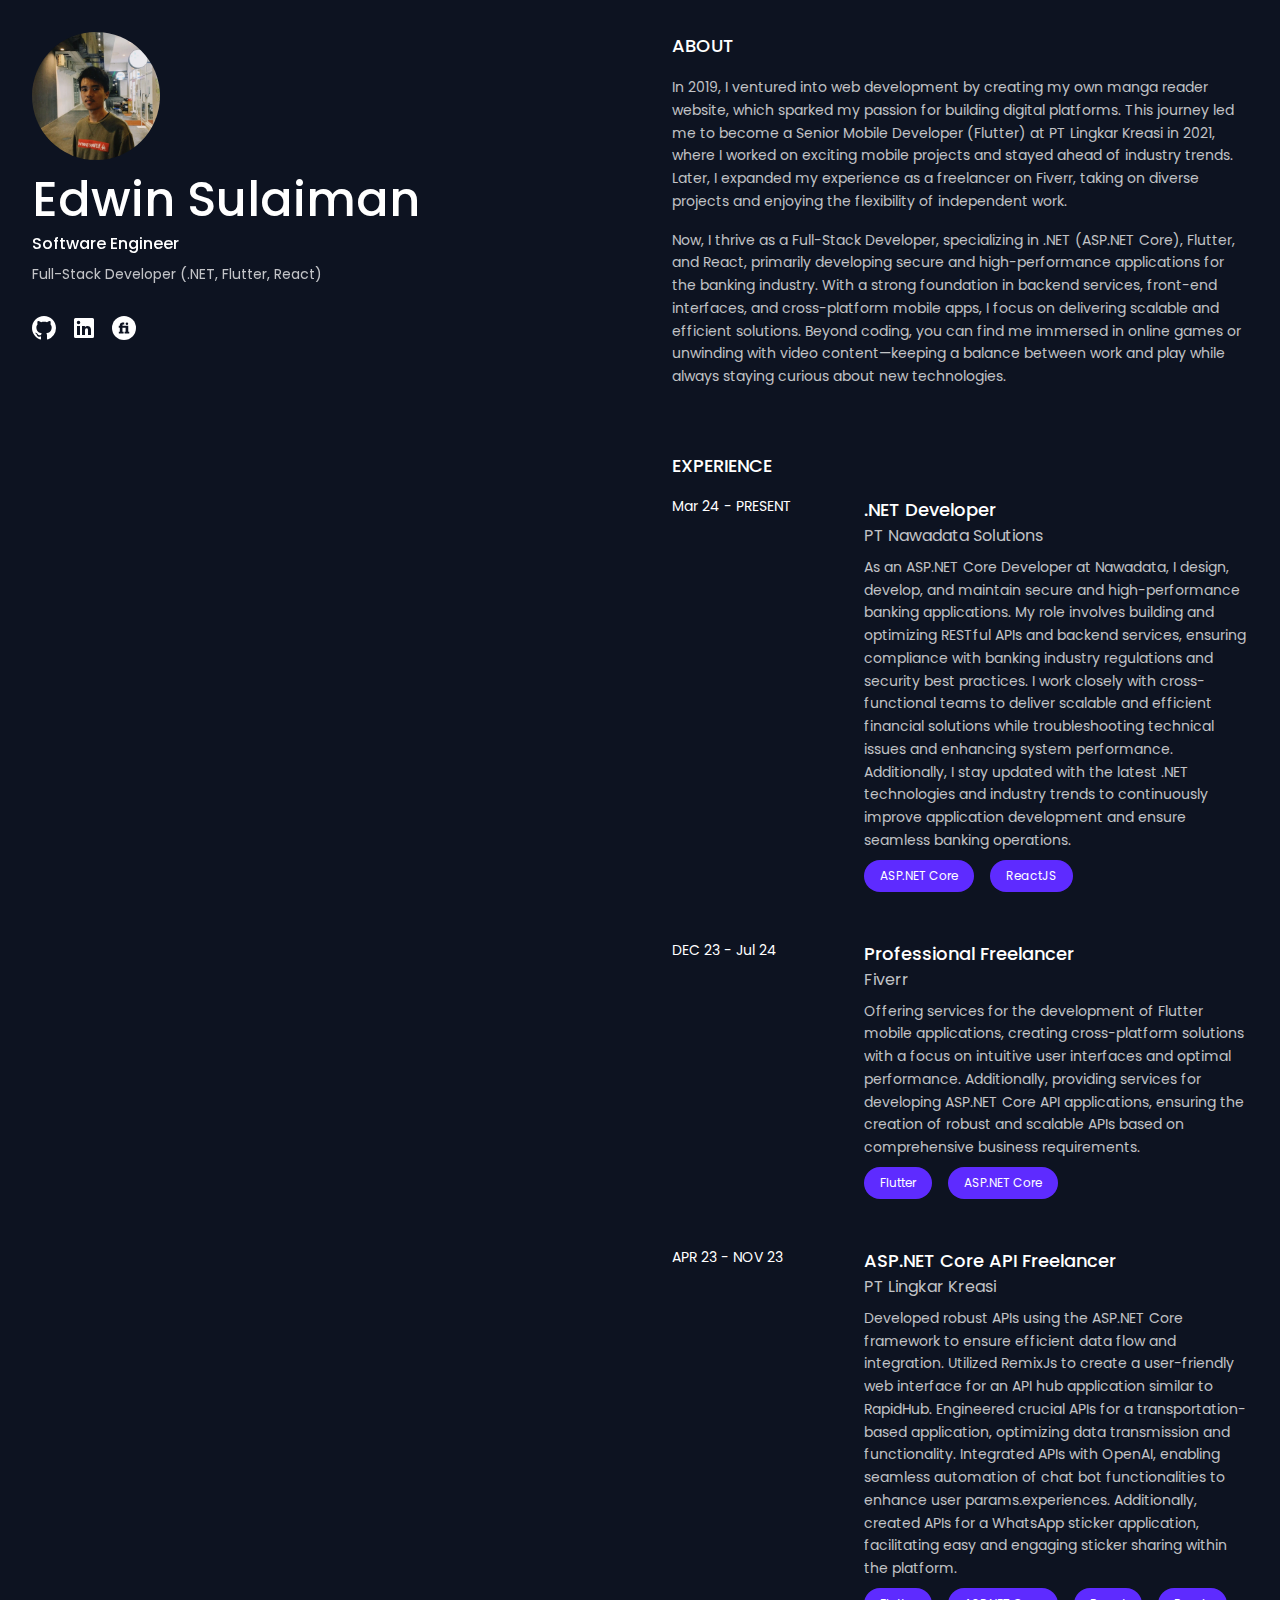
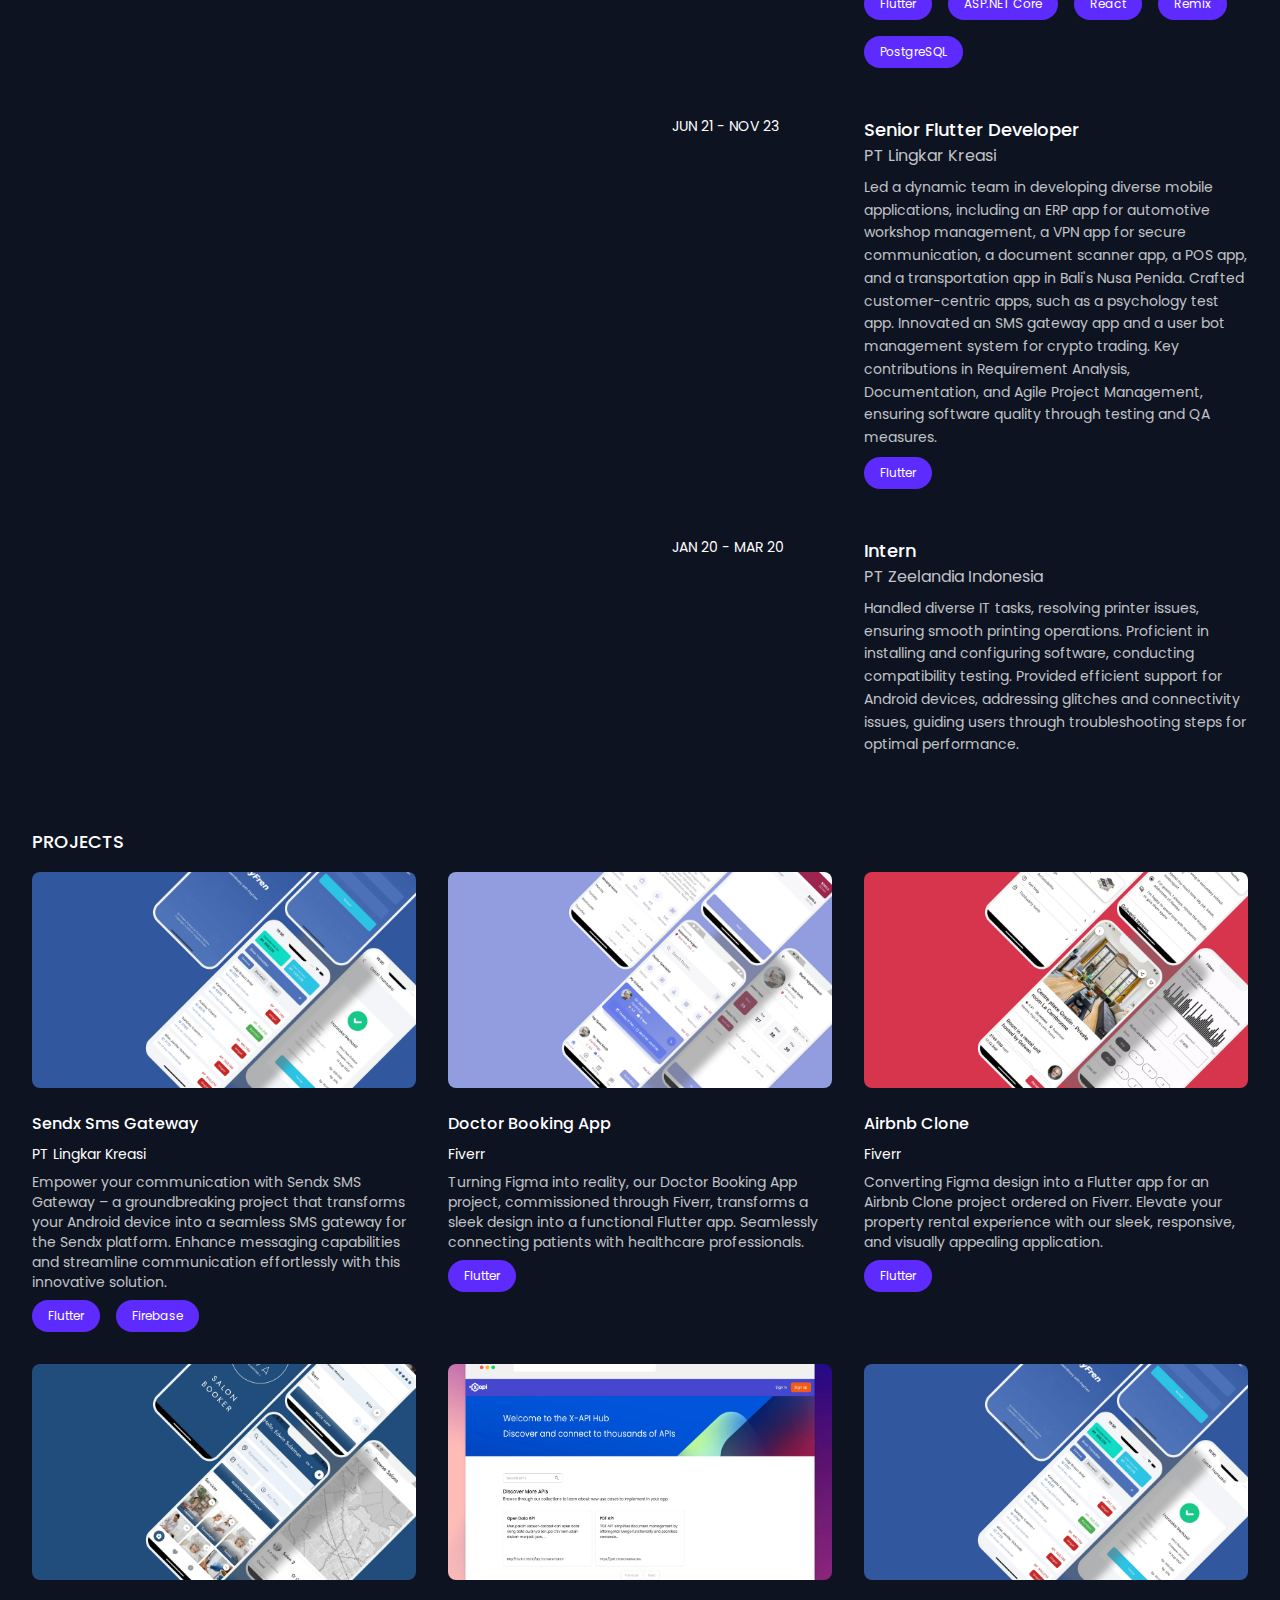
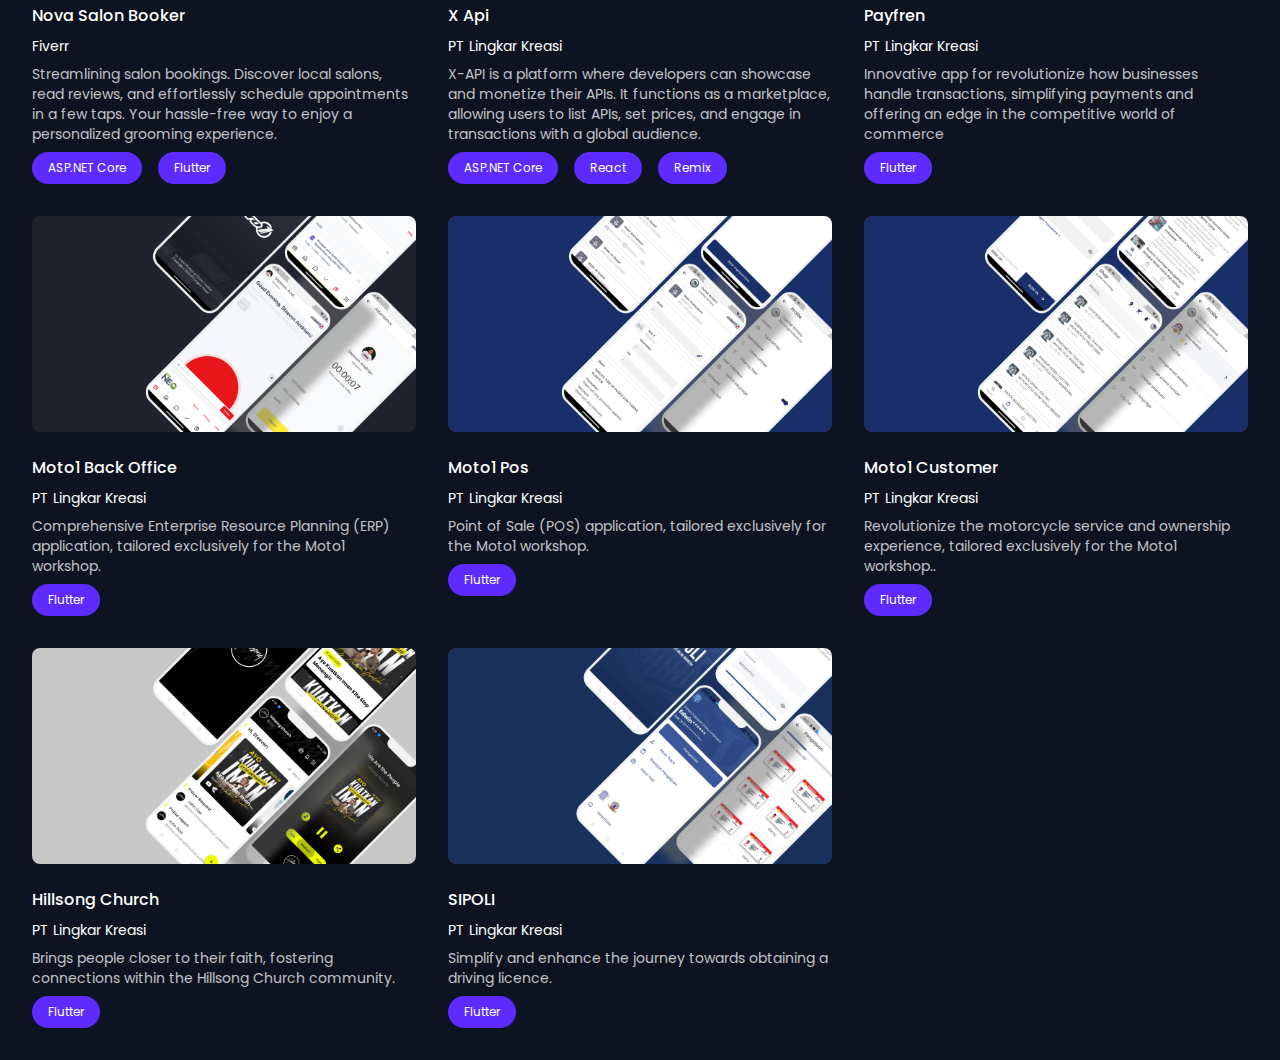
<file: index.html>
<!doctype html><html lang=en-us><head><meta name=generator content="Hugo 0.143.1"><meta charset=utf-8><meta name=viewport content="width=device-width,initial-scale=1"><link rel=icon href=/favicon.ico><link rel=apple-touch-icon href=/logo192.png><link rel=stylesheet type=text/css href=/css/style.css><link rel=preconnect href=https://fonts.googleapis.com><link rel=preconnect href=https://fonts.gstatic.com crossorigin><link href="https://fonts.googleapis.com/css2?family=Poppins:wght@400;500&display=swap" rel=stylesheet><meta name=description content="Welcome to the digital realm of Edwin Sulaiman, a passionate Software Engineer. Explore my portfolio to witness a journey of innovation, code craftsmanship, and problem-solving. From mobile development to software architecture, discover the diverse skill set that fuels my commitment to creating seamless digital experiences. Let's connect and bring your ideas to life through the art of coding."><title>Edwin Sulaiman</title></head><body><div class="max-w-screen-xl m-auto p-8 flex flex-col gap-16"><div class="flex flex-col lg:flex-row gap-16"><div class="flex flex-col flex-1"><div class="flex flex-col gap-8 sticky top-4 overflow-auto self-start"><div class="flex flex-col gap-2"><img class="rounded-full w-32 h-32 object-cover mb-2" src=/assets/profile.webp alt="Profile picture"><h1 class="text-2xl lg:text-5xl font-medium">Edwin Sulaiman</h1><h2 class=font-medium>Software Engineer</h2><h2 class="text-sm text-gray">Full-Stack Developer (.NET, Flutter, React)</h2></div><div class="flex gap-4"><a class=fill-onBackground href=https://github.com/edsulaiman target=_blank aria-label="Edwin Sulaiman Github profile"><svg viewBox="0 0 16 16" class="h-6 w-6" aria-hidden="true"><path d="M8 0C3.58.0.0 3.58.0 8c0 3.54 2.29 6.53 5.47 7.59.4.07.55-.17.55-.38.0-.19-.01-.82-.01-1.49-2.01.37-2.53-.49-2.69-.94-.09-.23-.48-.94-.82-1.13-.28-.15-.68-.52-.01-.53.63-.01 1.08.58 1.23.82.72 1.21 1.87.87 2.33.66.07-.52.28-.87.51-1.07-1.78-.2-3.64-.89-3.64-3.95.0-.87.31-1.59.82-2.15-.08-.2-.36-1.02.08-2.12.0.0.67-.21 2.2.82.64-.18 1.32-.27 2-.27s1.36.09 2 .27c1.53-1.04 2.2-.82 2.2-.82.44 1.1.16 1.92.08 2.12.51.56.82 1.27.82 2.15.0 3.07-1.87 3.75-3.65 3.95.29.25.54.73.54 1.48.0 1.07-.01 1.93-.01 2.2.0.21.15.46.55.38A8.013 8.013.0 0016 8c0-4.42-3.58-8-8-8z"/></svg>
</a><a class=fill-onBackground href=https://www.linkedin.com/in/edwin-sulaiman-7575261a0/ target=_blank aria-label="Edwin Sulaiman LinkedIn profile"><svg viewBox="0 0 24 24" class="h-6 w-6" aria-hidden="true"><path d="M20.5 2h-17A1.5 1.5.0 002 3.5v17A1.5 1.5.0 003.5 22h17a1.5 1.5.0 001.5-1.5v-17A1.5 1.5.0 0020.5 2zM8 19H5v-9h3zM6.5 8.25A1.75 1.75.0 118.3 6.5 1.78 1.78.0 016.5 8.25zM19 19h-3v-4.74c0-1.42-.6-1.93-1.38-1.93A1.74 1.74.0 0013 14.19a.66.66.0 000 .14V19h-3v-9h2.9v1.3a3.11 3.11.0 012.7-1.4c1.55.0 3.36.86 3.36 3.66z"/></svg>
</a><a class="h-6 w-6 fill-onBackground" href=https://www.fiverr.com/edwinsulaiman target=_blank aria-label="Edwin Sulaiman Fiverr profile"><svg viewBox="0 0 508.02 508.02" class="h-6 w-6" aria-hidden="true"><defs><style>.b{fill:#0d1321}</style></defs><circle cx="254.01" cy="254.01" r="254.01"/><circle class="b" cx="315.97" cy="162.19" r="26.87"/><path class="b" d="M345.87 207.66h-123V199.6c0-15.83 15.83-16.13 23.89-16.13 9.25.0 13.44.9 13.44.9v-43.6a155.21 155.21.0 00-19.71-1.19c-25.68.0-73.16 7.16-73.16 61.51V208h-22.4v40.31h22.4v85.1h-20.9v40.31H247.34V333.37H222.85v-85.1H290v85.1H269.13v40.31h97.65V333.37H345.87z" transform="translate(-1.83 -0.98)"/></svg></a></div></div></div><div class="flex flex-col gap-16 flex-1"><div class="flex flex-col gap-4"><h3 class="text-lg font-medium">ABOUT</h3><p class="text-sm leading-relaxed text-gray">In 2019, I ventured into web development by creating my own manga reader website, which sparked my passion for building digital platforms. This journey led me to become a Senior Mobile Developer (Flutter) at PT Lingkar Kreasi in 2021, where I worked on exciting mobile projects and stayed ahead of industry trends. Later, I expanded my experience as a freelancer on Fiverr, taking on diverse projects and enjoying the flexibility of independent work.</p><p class="text-sm leading-relaxed text-gray">Now, I thrive as a Full-Stack Developer, specializing in .NET (ASP.NET Core), Flutter, and React, primarily developing secure and high-performance applications for the banking industry. With a strong foundation in backend services, front-end interfaces, and cross-platform mobile apps, I focus on delivering scalable and efficient solutions. Beyond coding, you can find me immersed in online games or unwinding with video content—keeping a balance between work and play while always staying curious about new technologies.</p></div><div class="flex flex-col gap-4"><h3 class="text-lg font-medium">EXPERIENCE</h3><div class="flex flex-col gap-12"><div class="grid grid-cols-12"><div class="col-span-12 md:col-span-4 text-sm">Mar 24 - PRESENT</div><div class="flex flex-col gap-2 col-span-12 md:col-span-8"><h4><div class="font-medium text-lg">.NET Developer</div><div class=text-gray>PT Nawadata Solutions</div></h4><p class="text-sm text-gray leading-relaxed">As an ASP.NET Core Developer at Nawadata, I design, develop, and maintain secure and high-performance banking applications. My role involves building and optimizing RESTful APIs and backend services, ensuring compliance with banking industry regulations and security best practices. I work closely with cross-functional teams to deliver scalable and efficient financial solutions while troubleshooting technical issues and enhancing system performance. Additionally, I stay updated with the latest .NET technologies and industry trends to continuously improve application development and ensure seamless banking operations.</p><div class="flex flex-wrap gap-4"><div class="bg-primary text-onPrimary text-xs rounded-full px-4 py-2">ASP.NET Core</div><div class="bg-primary text-onPrimary text-xs rounded-full px-4 py-2">ReactJS</div></div></div></div><div class="grid grid-cols-12"><div class="col-span-12 md:col-span-4 text-sm">DEC 23 - Jul 24</div><div class="flex flex-col gap-2 col-span-12 md:col-span-8"><h4><div class="font-medium text-lg">Professional Freelancer</div><div class=text-gray>Fiverr</div></h4><p class="text-sm text-gray leading-relaxed">Offering services for the development of Flutter mobile applications, creating cross-platform solutions with a focus on intuitive user interfaces and optimal performance. Additionally, providing services for developing ASP.NET Core API applications, ensuring the creation of robust and scalable APIs based on comprehensive business requirements.</p><div class="flex flex-wrap gap-4"><div class="bg-primary text-onPrimary text-xs rounded-full px-4 py-2">Flutter</div><div class="bg-primary text-onPrimary text-xs rounded-full px-4 py-2">ASP.NET Core</div></div></div></div><div class="grid grid-cols-12"><div class="col-span-12 md:col-span-4 text-sm">APR 23 - NOV 23</div><div class="flex flex-col gap-2 col-span-12 md:col-span-8"><h4><div class="font-medium text-lg">ASP.NET Core API Freelancer</div><div class=text-gray>PT Lingkar Kreasi</div></h4><p class="text-sm text-gray leading-relaxed">Developed robust APIs using the ASP.NET Core framework to ensure efficient data flow and integration. Utilized RemixJs to create a user-friendly web interface for an API hub application similar to RapidHub. Engineered crucial APIs for a transportation-based application, optimizing data transmission and functionality. Integrated APIs with OpenAI, enabling seamless automation of chat bot functionalities to enhance user params.experiences. Additionally, created APIs for a WhatsApp sticker application, facilitating easy and engaging sticker sharing within the platform.</p><div class="flex flex-wrap gap-4"><div class="bg-primary text-onPrimary text-xs rounded-full px-4 py-2">Flutter</div><div class="bg-primary text-onPrimary text-xs rounded-full px-4 py-2">ASP.NET Core</div><div class="bg-primary text-onPrimary text-xs rounded-full px-4 py-2">React</div><div class="bg-primary text-onPrimary text-xs rounded-full px-4 py-2">Remix</div><div class="bg-primary text-onPrimary text-xs rounded-full px-4 py-2">PostgreSQL</div></div></div></div><div class="grid grid-cols-12"><div class="col-span-12 md:col-span-4 text-sm">JUN 21 - NOV 23</div><div class="flex flex-col gap-2 col-span-12 md:col-span-8"><h4><div class="font-medium text-lg">Senior Flutter Developer</div><div class=text-gray>PT Lingkar Kreasi</div></h4><p class="text-sm text-gray leading-relaxed">Led a dynamic team in developing diverse mobile applications, including an ERP app for automotive workshop management, a VPN app for secure communication, a document scanner app, a POS app, and a transportation app in Bali's Nusa Penida. Crafted customer-centric apps, such as a psychology test app. Innovated an SMS gateway app and a user bot management system for crypto trading. Key contributions in Requirement Analysis, Documentation, and Agile Project Management, ensuring software quality through testing and QA measures.</p><div class="flex flex-wrap gap-4"><div class="bg-primary text-onPrimary text-xs rounded-full px-4 py-2">Flutter</div></div></div></div><div class="grid grid-cols-12"><div class="col-span-12 md:col-span-4 text-sm">JAN 20 - MAR 20</div><div class="flex flex-col gap-2 col-span-12 md:col-span-8"><h4><div class="font-medium text-lg">Intern</div><div class=text-gray>PT Zeelandia Indonesia</div></h4><p class="text-sm text-gray leading-relaxed">Handled diverse IT tasks, resolving printer issues, ensuring smooth printing operations. Proficient in installing and configuring software, conducting compatibility testing. Provided efficient support for Android devices, addressing glitches and connectivity issues, guiding users through troubleshooting steps for optimal performance.</p><div class="flex flex-wrap gap-4"></div></div></div></div></div></div></div><div class="flex flex-col gap-4"><h3 class="text-lg font-medium">PROJECTS</h3><div class="grid grid-cols-12 gap-8"><div class="col-span-12 sm:col-span-6 lg:col-span-4 flex flex-col gap-2"><img class="aspect-video w-full overflow-hidden object-cover rounded-lg mb-4" src=/assets/images/payfren.webp alt="Sendx Sms Gateway"><div class=font-medium>Sendx Sms Gateway</div><div class=text-sm>PT Lingkar Kreasi</div><div class="text-gray text-sm">Empower your communication with Sendx SMS Gateway – a groundbreaking project that transforms your Android device into a seamless SMS gateway for the Sendx platform. Enhance messaging capabilities and streamline communication effortlessly with this innovative solution.</div><div class="flex flex-wrap gap-4"><div class="bg-primary text-onPrimary text-xs rounded-full px-4 py-2">Flutter</div><div class="bg-primary text-onPrimary text-xs rounded-full px-4 py-2">Firebase</div></div></div><div class="col-span-12 sm:col-span-6 lg:col-span-4 flex flex-col gap-2"><img class="aspect-video w-full overflow-hidden object-cover rounded-lg mb-4" src=/assets/images/doctor-booking-app.webp alt="Doctor Booking App"><div class=font-medium>Doctor Booking App</div><div class=text-sm>Fiverr</div><div class="text-gray text-sm">Turning Figma into reality, our Doctor Booking App project, commissioned through Fiverr, transforms a sleek design into a functional Flutter app. Seamlessly connecting patients with healthcare professionals.</div><div class="flex flex-wrap gap-4"><div class="bg-primary text-onPrimary text-xs rounded-full px-4 py-2">Flutter</div></div></div><div class="col-span-12 sm:col-span-6 lg:col-span-4 flex flex-col gap-2"><img class="aspect-video w-full overflow-hidden object-cover rounded-lg mb-4" src=/assets/images/airbnb-clone.webp alt="Airbnb Clone"><div class=font-medium>Airbnb Clone</div><div class=text-sm>Fiverr</div><div class="text-gray text-sm">Converting Figma design into a Flutter app for an Airbnb Clone project ordered on Fiverr. Elevate your property rental experience with our sleek, responsive, and visually appealing application.</div><div class="flex flex-wrap gap-4"><div class="bg-primary text-onPrimary text-xs rounded-full px-4 py-2">Flutter</div></div></div><div class="col-span-12 sm:col-span-6 lg:col-span-4 flex flex-col gap-2"><img class="aspect-video w-full overflow-hidden object-cover rounded-lg mb-4" src=/assets/images/nova-salon-booker.webp alt="Nova Salon Booker"><div class=font-medium>Nova Salon Booker</div><div class=text-sm>Fiverr</div><div class="text-gray text-sm">Streamlining salon bookings. Discover local salons, read reviews, and effortlessly schedule appointments in a few taps. Your hassle-free way to enjoy a personalized grooming experience.</div><div class="flex flex-wrap gap-4"><div class="bg-primary text-onPrimary text-xs rounded-full px-4 py-2">ASP.NET Core</div><div class="bg-primary text-onPrimary text-xs rounded-full px-4 py-2">Flutter</div></div></div><div class="col-span-12 sm:col-span-6 lg:col-span-4 flex flex-col gap-2"><img class="aspect-video w-full overflow-hidden object-cover rounded-lg mb-4" src=/assets/images/xapi.webp alt="X Api"><div class=font-medium>X Api</div><div class=text-sm>PT Lingkar Kreasi</div><div class="text-gray text-sm">X-API is a platform where developers can showcase and monetize their APIs. It functions as a marketplace, allowing users to list APIs, set prices, and engage in transactions with a global audience.</div><div class="flex flex-wrap gap-4"><div class="bg-primary text-onPrimary text-xs rounded-full px-4 py-2">ASP.NET Core</div><div class="bg-primary text-onPrimary text-xs rounded-full px-4 py-2">React</div><div class="bg-primary text-onPrimary text-xs rounded-full px-4 py-2">Remix</div></div></div><div class="col-span-12 sm:col-span-6 lg:col-span-4 flex flex-col gap-2"><img class="aspect-video w-full overflow-hidden object-cover rounded-lg mb-4" src=/assets/images/payfren.webp alt=Payfren><div class=font-medium>Payfren</div><div class=text-sm>PT Lingkar Kreasi</div><div class="text-gray text-sm">Innovative app for revolutionize how businesses handle transactions, simplifying payments and offering an edge in the competitive world of commerce</div><div class="flex flex-wrap gap-4"><div class="bg-primary text-onPrimary text-xs rounded-full px-4 py-2">Flutter</div></div></div><div class="col-span-12 sm:col-span-6 lg:col-span-4 flex flex-col gap-2"><img class="aspect-video w-full overflow-hidden object-cover rounded-lg mb-4" src=/assets/images/moto1_backoffice.webp alt="Moto1 Back Office"><div class=font-medium>Moto1 Back Office</div><div class=text-sm>PT Lingkar Kreasi</div><div class="text-gray text-sm">Comprehensive Enterprise Resource Planning (ERP) application, tailored exclusively for the Moto1 workshop.</div><div class="flex flex-wrap gap-4"><div class="bg-primary text-onPrimary text-xs rounded-full px-4 py-2">Flutter</div></div></div><div class="col-span-12 sm:col-span-6 lg:col-span-4 flex flex-col gap-2"><img class="aspect-video w-full overflow-hidden object-cover rounded-lg mb-4" src=/assets/images/moto1_pos.webp alt="Moto1 Pos"><div class=font-medium>Moto1 Pos</div><div class=text-sm>PT Lingkar Kreasi</div><div class="text-gray text-sm">Point of Sale (POS) application, tailored exclusively for the Moto1 workshop.</div><div class="flex flex-wrap gap-4"><div class="bg-primary text-onPrimary text-xs rounded-full px-4 py-2">Flutter</div></div></div><div class="col-span-12 sm:col-span-6 lg:col-span-4 flex flex-col gap-2"><img class="aspect-video w-full overflow-hidden object-cover rounded-lg mb-4" src=/assets/images/moto1_customer.webp alt="Moto1 Customer"><div class=font-medium>Moto1 Customer</div><div class=text-sm>PT Lingkar Kreasi</div><div class="text-gray text-sm">Revolutionize the motorcycle service and ownership experience, tailored exclusively for the Moto1 workshop..</div><div class="flex flex-wrap gap-4"><div class="bg-primary text-onPrimary text-xs rounded-full px-4 py-2">Flutter</div></div></div><div class="col-span-12 sm:col-span-6 lg:col-span-4 flex flex-col gap-2"><img class="aspect-video w-full overflow-hidden object-cover rounded-lg mb-4" src=/assets/images/hillsong.webp alt="Hillsong Church"><div class=font-medium>Hillsong Church</div><div class=text-sm>PT Lingkar Kreasi</div><div class="text-gray text-sm">Brings people closer to their faith, fostering connections within the Hillsong Church community.</div><div class="flex flex-wrap gap-4"><div class="bg-primary text-onPrimary text-xs rounded-full px-4 py-2">Flutter</div></div></div><div class="col-span-12 sm:col-span-6 lg:col-span-4 flex flex-col gap-2"><img class="aspect-video w-full overflow-hidden object-cover rounded-lg mb-4" src=/assets/images/sipoli.webp alt=SIPOLI><div class=font-medium>SIPOLI</div><div class=text-sm>PT Lingkar Kreasi</div><div class="text-gray text-sm">Simplify and enhance the journey towards obtaining a driving licence.</div><div class="flex flex-wrap gap-4"><div class="bg-primary text-onPrimary text-xs rounded-full px-4 py-2">Flutter</div></div></div></div></div></div></body></html>
</file>
